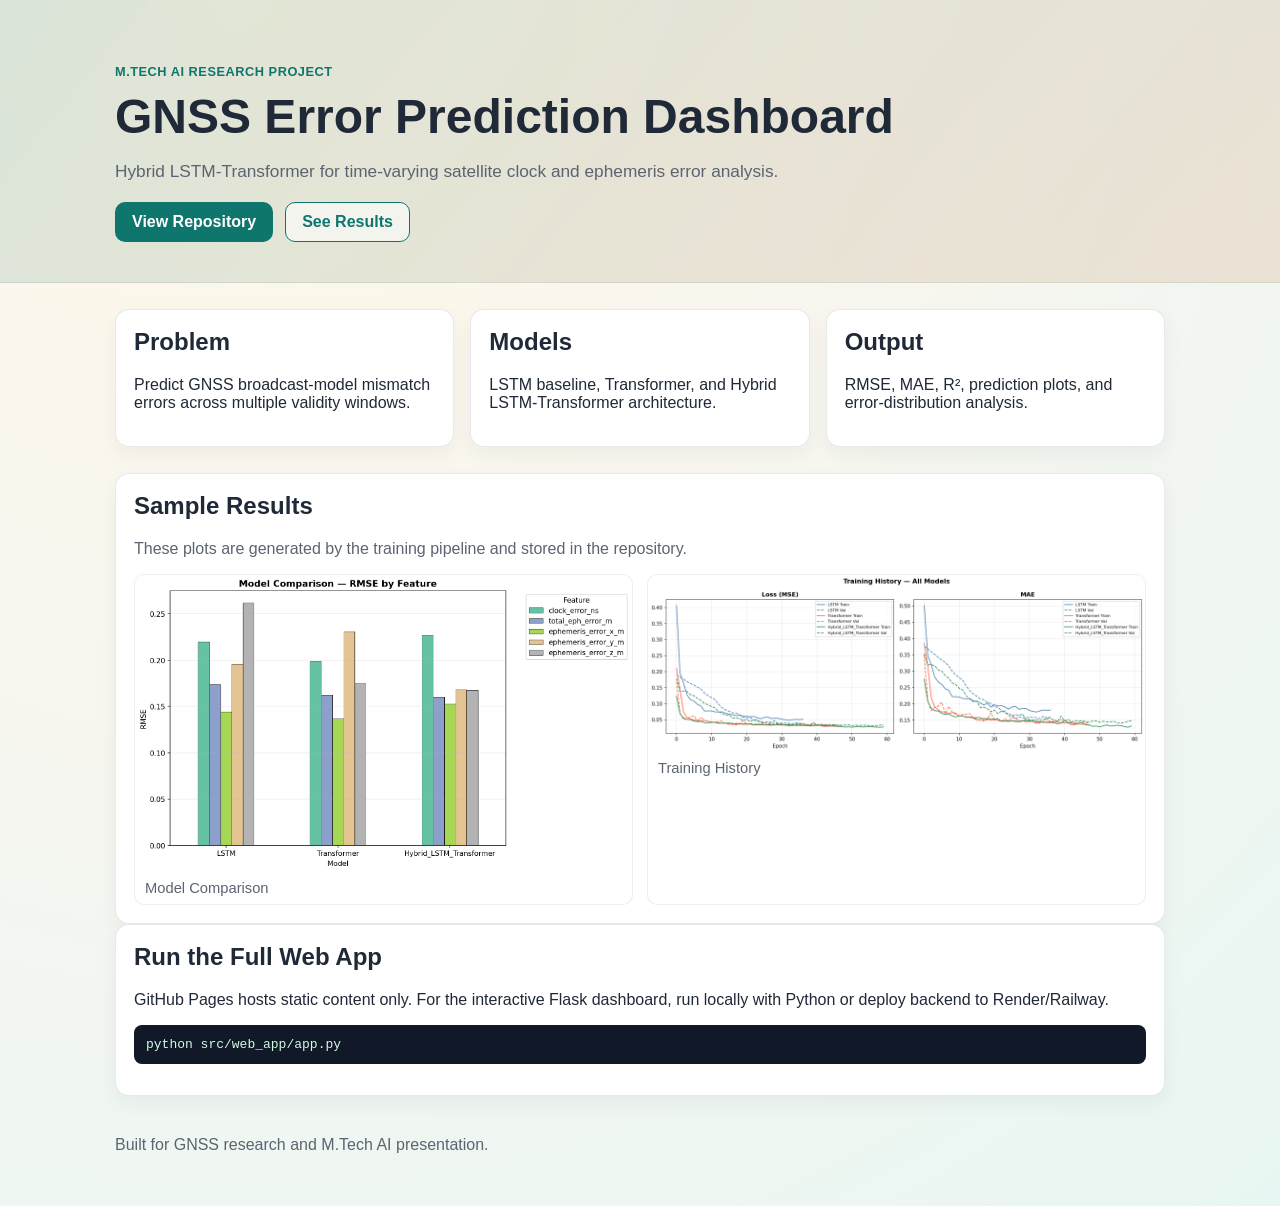
<file: docs/index.html>
<!doctype html>
<html lang="en">
<head>
  <meta charset="utf-8" />
  <meta name="viewport" content="width=device-width, initial-scale=1" />
  <title>GNSS Error Prediction | Hybrid LSTM-Transformer</title>
  <meta name="description" content="M.Tech AI project for time-varying GNSS satellite clock and ephemeris error prediction." />
  <link rel="stylesheet" href="styles.css" />
</head>
<body>
  <header class="hero">
    <div class="wrap">
      <p class="kicker">M.Tech AI Research Project</p>
      <h1>GNSS Error Prediction Dashboard</h1>
      <p class="lead">
        Hybrid LSTM-Transformer for time-varying satellite clock and ephemeris error analysis.
      </p>
      <div class="cta-row">
        <a class="btn primary" href="https://github.com/Retikad/Hybrid-Transformer-LSTM-for-Time-Varying-Satellite-Clock-and-Ephemeris-Error-analysis-in-GNSS-Naviga" target="_blank" rel="noreferrer">View Repository</a>
        <a class="btn ghost" href="#results">See Results</a>
      </div>
    </div>
  </header>

  <main class="wrap">
    <section class="card-grid">
      <article class="card">
        <h2>Problem</h2>
        <p>Predict GNSS broadcast-model mismatch errors across multiple validity windows.</p>
      </article>
      <article class="card">
        <h2>Models</h2>
        <p>LSTM baseline, Transformer, and Hybrid LSTM-Transformer architecture.</p>
      </article>
      <article class="card">
        <h2>Output</h2>
        <p>RMSE, MAE, R², prediction plots, and error-distribution analysis.</p>
      </article>
    </section>

    <section id="results" class="panel">
      <h2>Sample Results</h2>
      <p class="muted">These plots are generated by the training pipeline and stored in the repository.</p>
      <div class="gallery">
        <figure>
          <img src="assets/model_comparison.png" alt="Model comparison plot" />
          <figcaption>Model Comparison</figcaption>
        </figure>
        <figure>
          <img src="assets/training_history.png" alt="Training history plot" />
          <figcaption>Training History</figcaption>
        </figure>
      </div>
    </section>

    <section class="panel">
      <h2>Run the Full Web App</h2>
      <p>
        GitHub Pages hosts static content only. For the interactive Flask dashboard,
        run locally with Python or deploy backend to Render/Railway.
      </p>
      <pre><code>python src/web_app/app.py</code></pre>
    </section>
  </main>

  <footer class="wrap footer">
    <p>Built for GNSS research and M.Tech AI presentation.</p>
  </footer>
</body>
</html>
</file>
<file: docs/styles.css>
:root {
  --bg: #f8f6ef;
  --ink: #1f2937;
  --muted: #5b6472;
  --brand: #0f766e;
  --brand-2: #b45309;
  --card: #ffffff;
}

* { box-sizing: border-box; }
body {
  margin: 0;
  font-family: "Segoe UI", "Trebuchet MS", sans-serif;
  color: var(--ink);
  background: radial-gradient(circle at 20% 0%, #fff8e8 0%, var(--bg) 42%, #e8f6f3 100%);
}

.wrap {
  width: min(1050px, 92vw);
  margin: 0 auto;
}

.hero {
  padding: 64px 0 40px;
  background: linear-gradient(130deg, rgba(15,118,110,0.14), rgba(180,83,9,0.12));
  border-bottom: 1px solid rgba(31,41,55,0.08);
}
.kicker {
  margin: 0;
  font-weight: 700;
  color: var(--brand);
  letter-spacing: 0.04em;
  text-transform: uppercase;
  font-size: 0.8rem;
}
h1 {
  margin: 10px 0;
  font-size: clamp(1.8rem, 4vw, 3rem);
}
.lead {
  font-size: 1.08rem;
  color: var(--muted);
  max-width: 760px;
}

.cta-row {
  display: flex;
  gap: 12px;
  margin-top: 20px;
  flex-wrap: wrap;
}
.btn {
  padding: 10px 16px;
  border-radius: 10px;
  text-decoration: none;
  font-weight: 600;
  border: 1px solid transparent;
}
.btn.primary {
  background: var(--brand);
  color: #fff;
}
.btn.ghost {
  color: var(--brand);
  border-color: var(--brand);
  background: rgba(255,255,255,0.6);
}

.card-grid {
  display: grid;
  grid-template-columns: repeat(auto-fit, minmax(220px, 1fr));
  gap: 16px;
  margin: 26px 0;
}
.card, .panel {
  background: var(--card);
  border: 1px solid rgba(31,41,55,0.1);
  border-radius: 14px;
  padding: 18px;
  box-shadow: 0 8px 20px rgba(31,41,55,0.05);
}
.card h2, .panel h2 {
  margin-top: 0;
}
.muted { color: var(--muted); }

.gallery {
  display: grid;
  grid-template-columns: repeat(auto-fit, minmax(280px, 1fr));
  gap: 14px;
}
figure {
  margin: 0;
  background: #fff;
  border-radius: 10px;
  overflow: hidden;
  border: 1px solid rgba(31,41,55,0.08);
}
img {
  width: 100%;
  display: block;
  height: auto;
}
figcaption {
  padding: 8px 10px;
  font-size: 0.92rem;
  color: var(--muted);
}

pre {
  background: #111827;
  color: #d1fae5;
  padding: 12px;
  border-radius: 8px;
  overflow-x: auto;
}
.footer {
  padding: 24px 0 36px;
  color: var(--muted);
}
</file>
